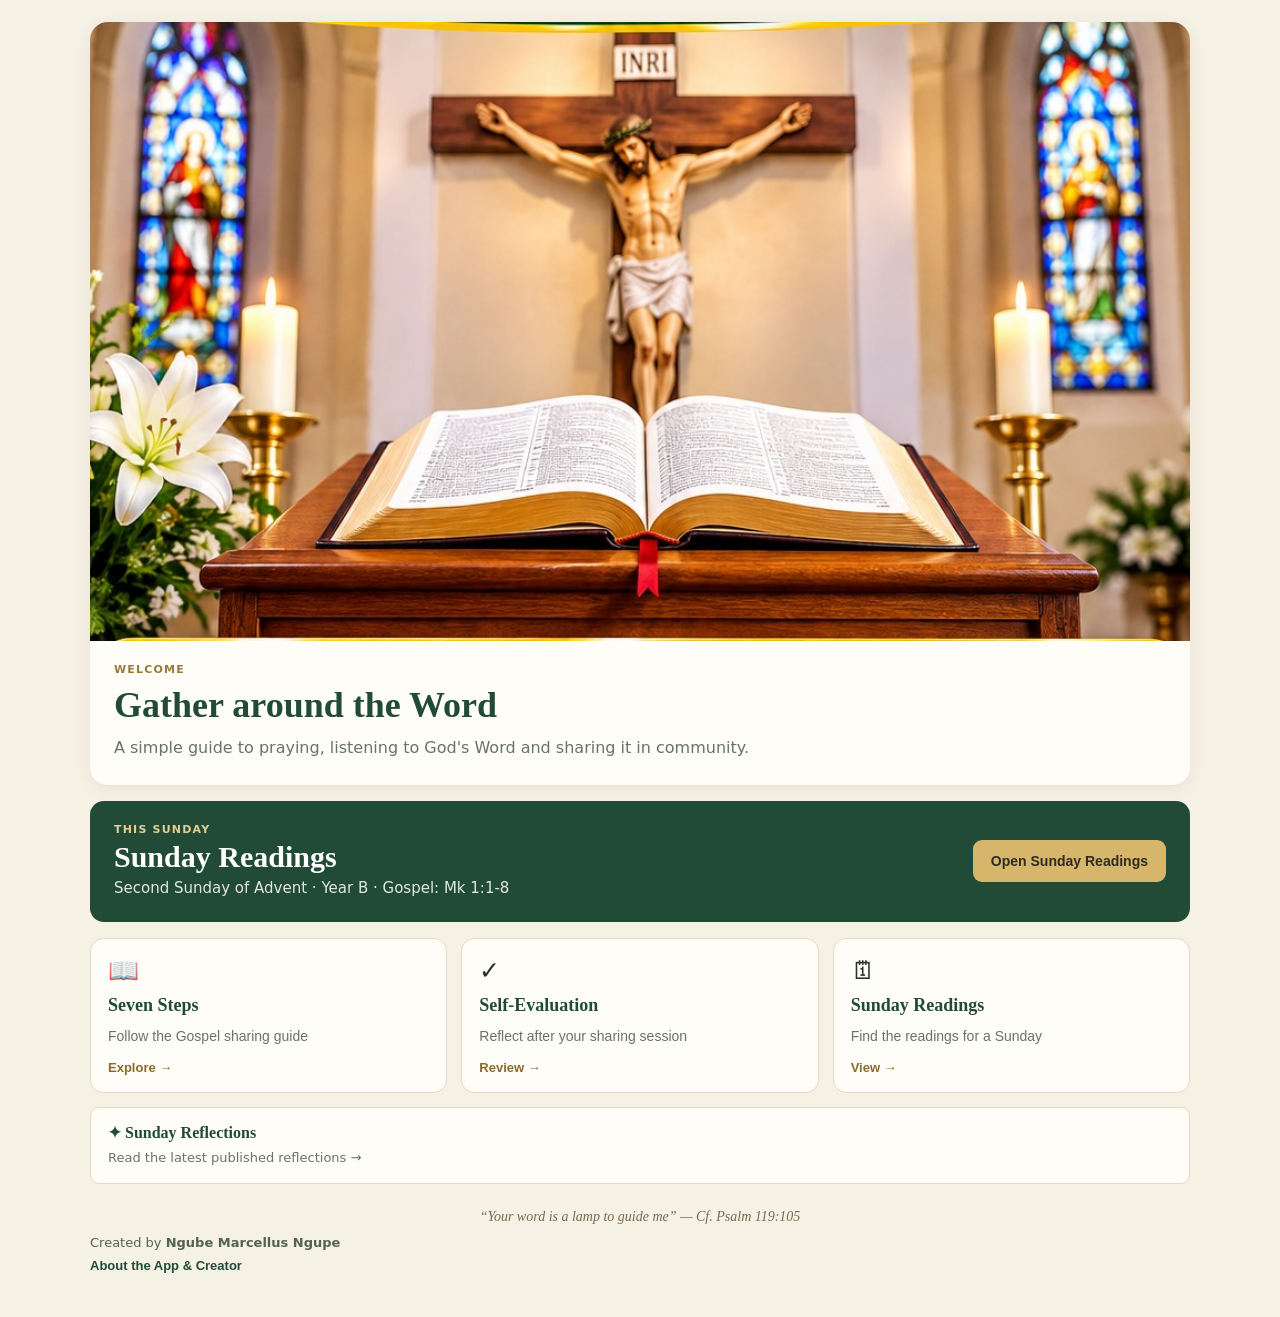
<file: index.html>
<!doctype html>
<html lang="en">
<head>
<meta name="apple-mobile-web-app-capable" content="yes">
<meta name="apple-mobile-web-app-status-bar-style" content="default">
<meta name="apple-mobile-web-app-title" content="Gospel Sharing">
<link rel="apple-touch-icon" href="assets/icon-192.png">
  <meta charset="utf-8">
  <meta name="viewport" content="width=device-width, initial-scale=1">
  <meta name="theme-color" content="#214b37">
  <meta name="description" content="An offline guide for Catholic Sunday Gospel sharing.">
  <link rel="manifest" href="manifest.webmanifest">
  <link rel="icon" href="assets/icon.svg" type="image/svg+xml">
  <link rel="stylesheet" href="styles.css">
  <title>Catholic Gospel Sharing</title>
</head>
<body>
  <header class="topbar">
    <div class="brand-mark" aria-hidden="true">✝</div>
    <div>
      <p class="eyebrow">CATHOLIC GOSPEL SHARING</p>
      <h1>Pray. Listen. Share. Live the Word.</h1>
    </div>
  </header>

  <main>
    <section id="home-view" class="view active" aria-labelledby="welcome-title">
      <div class="hero">
        <div class="hero-art">
          <img src="assets/crucifix_open_bible_lectern.jpg"
               alt="Catholic crucifix with Christ above an open Bible resting on a wooden lectern">
        </div>
        <div class="hero-copy">
          <p class="eyebrow">WELCOME</p>
          <h2 id="welcome-title">Gather around the Word</h2>
          <p>A simple guide to praying, listening to God's Word and sharing it in community.</p>
        </div>
      </div>

      <section class="sunday-panel">
        <div>
          <p class="eyebrow">THIS SUNDAY</p>
          <h2 id="sunday-title">Sunday Readings</h2>
          <p id="sunday-summary">Loading the upcoming Sunday readings…</p>
        </div>
        <button class="button button-gold" data-open="readings">Open Sunday Readings</button>
      </section>

      <div class="home-grid">
        <button class="nav-card" data-open="steps">
          <span class="card-icon">📖</span>
          <strong>Seven Steps</strong>
          <span>Follow the Gospel sharing guide</span>
          <span class="card-arrow">Explore →</span>
        </button>
        <button class="nav-card" data-open="evaluation">
          <span class="card-icon">✓</span>
          <strong>Self-Evaluation</strong>
          <span>Reflect after your sharing session</span>
          <span class="card-arrow">Review →</span>
        </button>
        <button class="nav-card" data-open="readings">
          <span class="card-icon">🗓</span>
          <strong>Sunday Readings</strong>
          <span>Find the readings for a Sunday</span>
          <span class="card-arrow">View →</span>
        </button>
      </div>
      <button class="reflections-home-link" data-open="reflections">✦ Sunday Reflections <span>Read the latest published reflections →</span></button>
      <p class="footer-motto">“Your word is a lamp to guide me” — Cf. Psalm 119:105</p>
      <p class="creator-credit">Created by <strong>Ngube Marcellus Ngupe</strong></p>
      <button class="back-link about-link" data-open="about">About the App &amp; Creator</button>
    </section>

    <section id="steps-view" class="view" aria-labelledby="steps-heading">
      <button class="back-link" data-open="home">← Home</button>
      <p class="eyebrow">GOSPEL SHARING GUIDE</p>
      <h2 id="steps-heading">The Seven Steps of Gospel Sharing</h2>
      <p class="intro">Use these steps as a guide for your group sharing session.</p>
      <div id="steps-list" class="content-list"></div>
    </section>

    <section id="evaluation-view" class="view" aria-labelledby="evaluation-heading">
      <button class="back-link" data-open="home">← Home</button>
      <p class="eyebrow">AFTER THE SESSION</p>
      <h2 id="evaluation-heading">Self-Evaluation Scheme</h2>
      <p class="intro">Review the session together and consider how the group can improve.</p>
      <div id="evaluation-list" class="content-list"></div>
      <p class="closing-note" id="evaluation-closing"></p>
    </section>

    <section id="about-view" class="view" aria-labelledby="about-heading">
      <button class="back-link" data-open="home">← Home</button>
      <p class="eyebrow">ABOUT THIS PROJECT</p>
      <h2 id="about-heading">About Catholic Gospel Sharing</h2>
      <div class="content-card">
        <h3>Created and developed by</h3>
        <p><strong>NGUBE MARCELLUS NGUPE</strong></p>
        <p>A Catholic initiative designed to support prayerful reflection and meaningful sharing of the Sunday Gospel.</p>
        <p>This app brings together the Seven Steps of Gospel Sharing, a Self-Evaluation Scheme and Sunday Scripture references in one accessible guide.</p>
        <p><strong>For further enquiries, contact the app designer at <a href="mailto:ngupemars20@gmail.com">ngupemars20@gmail.com</a>.</strong></p>
      </div>
      <p class="small-note">The app is intended as a guide for personal and group Gospel sharing.</p>
    </section>


    <section id="reflections-view" class="view" aria-labelledby="reflections-heading">
      <button class="back-link" data-open="home">← Home</button>
      <p class="eyebrow">GROWING IN THE WORD</p>
      <h2 id="reflections-heading">Sunday Reflections</h2>
      <p class="intro">Read reflections prepared for the Sunday liturgy. Downloaded reflections remain available when you are offline.</p>
      <div class="reflection-toolbar">
        <span id="reflection-sync-status" class="sync-status" aria-live="polite">Checking for saved reflections…</span>
        <button id="refresh-reflections" class="button button-gold" type="button">Refresh</button>
      </div>
      <div id="reflections-list" class="content-list">
        <article class="content-card"><p>Loading saved reflections…</p></article>
      </div>
      <p class="small-note">When connected to the internet, tap Refresh to check for newly published reflections. Previously downloaded reflections remain available offline.</p>
    </section>

    <section id="readings-view" class="view" aria-labelledby="readings-heading">
      <button class="back-link" data-open="home">← Home</button>
      <p class="eyebrow">THE SUNDAY LITURGY</p>
      <h2 id="readings-heading">Sunday Readings</h2>
      <label class="date-label" for="sunday-date">Choose a Sunday</label>
      <input type="date" id="sunday-date">
      <div id="reading-result" class="reading-card">
        <h3>Loading Sunday readings…</h3>
      </div>
      <p class="small-note">The app selects the upcoming Sunday from Monday 00:00 through Sunday, using your phone's local time. Only Sunday readings are shown here.</p>
    </section>
  </main>

  <nav class="bottom-nav" aria-label="Main navigation">
    <button class="bottom-item selected" data-open="home"><span>⌂</span>Home</button>
    <button class="bottom-item" data-open="steps"><span>📖</span>Steps</button>
    <button class="bottom-item" data-open="readings"><span>🗓</span>Sundays</button>
    <button class="bottom-item" data-open="evaluation"><span>✓</span>Evaluate</button>
  </nav>
  <script src="app.js"></script>
  <script>
    if ("serviceWorker" in navigator && (location.protocol === "https:" || location.hostname === "localhost" || location.hostname === "127.0.0.1")) {
      window.addEventListener("load", () => navigator.serviceWorker.register("./sw.js").catch(() => {}));
    }
  </script>
</body>
</html>
</file>
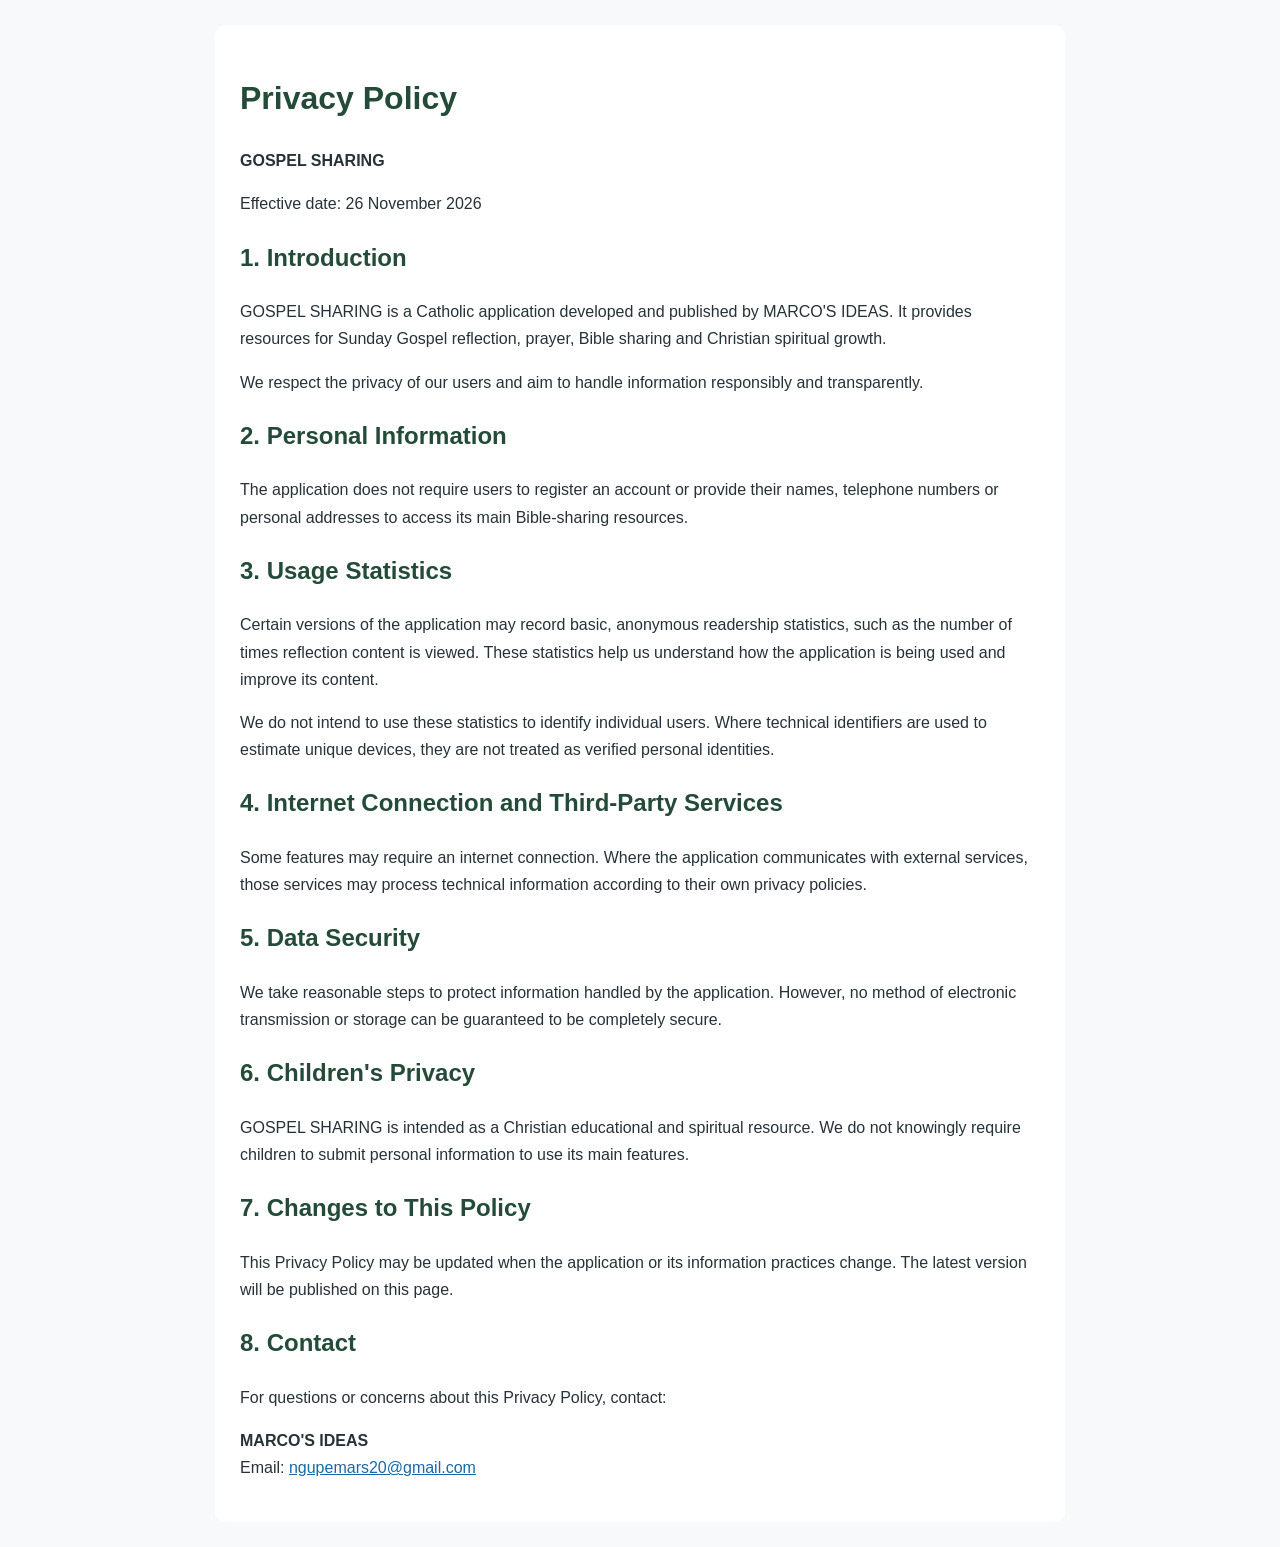
<file: privacy.html>
<!DOCTYPE html>
<html lang="en">
<head>
  <meta charset="UTF-8">
  <meta name="viewport" content="width=device-width, initial-scale=1.0">
  <title>Privacy Policy - GOSPEL SHARING</title>
  <meta name="description" content="Privacy Policy for the GOSPEL SHARING Catholic Bible sharing application.">
  <style>
    body {
      font-family: Arial, sans-serif;
      line-height: 1.7;
      max-width: 850px;
      margin: auto;
      padding: 25px;
      color: #263238;
      background: #f8f9fa;
    }
    h1, h2 { color: #234b38; }
    main {
      background: white;
      padding: 25px;
      border-radius: 10px;
    }
    a { color: #1769aa; }
  </style>
</head>
<body>
<main>
  <h1>Privacy Policy</h1>
  <p><strong>GOSPEL SHARING</strong></p>
  <p>Effective date: 26 November 2026</p>

  <h2>1. Introduction</h2>
  <p>
    GOSPEL SHARING is a Catholic application developed and published
    by MARCO'S IDEAS. It provides resources for Sunday Gospel reflection,
    prayer, Bible sharing and Christian spiritual growth.
  </p>
  <p>
    We respect the privacy of our users and aim to handle information
    responsibly and transparently.
  </p>

  <h2>2. Personal Information</h2>
  <p>
    The application does not require users to register an account or
    provide their names, telephone numbers or personal addresses to
    access its main Bible-sharing resources.
  </p>

  <h2>3. Usage Statistics</h2>
  <p>
    Certain versions of the application may record basic, anonymous
    readership statistics, such as the number of times reflection
    content is viewed. These statistics help us understand how the
    application is being used and improve its content.
  </p>
  <p>
    We do not intend to use these statistics to identify individual
    users. Where technical identifiers are used to estimate unique
    devices, they are not treated as verified personal identities.
  </p>

  <h2>4. Internet Connection and Third-Party Services</h2>
  <p>
    Some features may require an internet connection. Where the
    application communicates with external services, those services
    may process technical information according to their own privacy
    policies.
  </p>

  <h2>5. Data Security</h2>
  <p>
    We take reasonable steps to protect information handled by the
    application. However, no method of electronic transmission or
    storage can be guaranteed to be completely secure.
  </p>

  <h2>6. Children's Privacy</h2>
  <p>
    GOSPEL SHARING is intended as a Christian educational and spiritual
    resource. We do not knowingly require children to submit personal
    information to use its main features.
  </p>

  <h2>7. Changes to This Policy</h2>
  <p>
    This Privacy Policy may be updated when the application or its
    information practices change. The latest version will be published
    on this page.
  </p>

  <h2>8. Contact</h2>
  <p>
    For questions or concerns about this Privacy Policy, contact:
  </p>
  <p>
    <strong>MARCO'S IDEAS</strong><br>
    Email:
    <a href="mailto:ngupem20@gmail.com">ngupemars20@gmail.com</a>
  </p>
</main>
</body>
</html>
</file>
<file: styles.css>
*{box-sizing:border-box} :root{--green:#214b37;--green2:#2d6348;--cream:#f6f1e5;--paper:#fffdf7;--gold:#d6b66b;--ink:#2b302b;--muted:#68736a}
body{margin:0;background:var(--cream);color:var(--ink);font-family:system-ui,-apple-system,"Segoe UI",sans-serif;padding-bottom:84px}
.topbar{background:var(--green);color:#fff;padding:18px clamp(16px,4vw,42px);display:flex;align-items:center;gap:14px}
.brand-mark{width:42px;height:42px;border:1px solid #d8c58f;border-radius:50%;display:grid;place-items:center;color:#e6d19a;font-size:25px}
.topbar h1{font:500 clamp(14px,2vw,18px) Georgia,serif;margin:3px 0 0}.eyebrow{font-size:11px;letter-spacing:1.6px;font-weight:800;margin:0;color:#987a3d}
.topbar .eyebrow{color:#e2d3a7}.offline-pill{margin-left:auto;border:1px solid #8aaf92;border-radius:30px;padding:7px 10px;font-size:10px;letter-spacing:.7px;white-space:nowrap}
main{max-width:960px;margin:0 auto;padding:22px 16px 36px}.view{display:none}.view.active{display:block}
.hero{background:var(--paper);border-radius:20px;overflow:hidden;box-shadow:0 5px 20px #30241112}
.hero-art{background:#e9dfc9}.hero-art img{display:block;width:100%;height:auto;aspect-ratio:16/9;object-fit:cover}
.hero-copy{padding:22px 24px 24px}.hero-copy h2{font:600 clamp(25px,4vw,36px) Georgia,serif;color:var(--green);margin:8px 0}.hero-copy p:last-child{color:var(--muted);margin-bottom:0;line-height:1.6}
.sunday-panel{margin-top:18px;padding:20px;border-radius:16px;background:var(--green);color:#fff;display:flex;align-items:center;justify-content:space-between;gap:18px}.sunday-panel .eyebrow{color:#e4ce94}.sunday-panel h2{margin:6px 0;font:600 23px Georgia,serif}.sunday-panel p:not(.eyebrow){margin:0;color:#e2e8df;line-height:1.5}
.button{border:0;border-radius:10px;padding:12px 16px;font-weight:750;cursor:pointer}.button-gold{background:var(--gold);color:#302b20;white-space:nowrap}
.home-grid{display:grid;grid-template-columns:repeat(3,1fr);gap:14px;margin-top:18px}.nav-card{border:1px solid #e4dac5;background:var(--paper);border-radius:16px;text-align:left;padding:18px;display:flex;flex-direction:column;gap:9px;min-height:170px;color:var(--ink);cursor:pointer}.nav-card strong{font:600 19px Georgia,serif;color:var(--green)}.nav-card>span:not(.card-icon):not(.card-arrow){font-size:13px;color:var(--muted);line-height:1.4}.card-icon{font-size:25px}.card-arrow{font-size:13px;color:#8b6b2d;font-weight:750;margin-top:auto}
.footer-motto{text-align:center;color:#786b51;font:italic 15px Georgia,serif;margin:24px 0 4px}
.back-link{border:0;background:transparent;color:var(--green);font-weight:750;padding:6px 0 16px;cursor:pointer}.view>h2{font:600 clamp(25px,4vw,34px) Georgia,serif;color:var(--green);margin:7px 0}.intro{color:var(--muted);line-height:1.55;margin:0 0 18px}
.content-list{display:grid;gap:12px}.content-card{background:var(--paper);border:1px solid #e6ddca;border-radius:14px;padding:17px 18px}.content-card h3{margin:0 0 10px;color:var(--green);font:600 20px Georgia,serif}.content-card p{line-height:1.55;margin:7px 0}.content-card ul{padding-left:22px;margin:8px 0}.content-card li{padding:3px 0;line-height:1.5}.content-note{background:#f2ead7;border-left:3px solid var(--gold);padding:10px 12px;border-radius:0 8px 8px 0;color:#5e523e;font-style:italic;margin-top:12px;line-height:1.5}
.closing-note{background:#eee4d0;padding:16px;border-radius:12px;color:#5b4d37;font:italic 17px Georgia,serif;line-height:1.5;margin-top:18px}
.date-label{display:block;font-weight:700;margin:18px 0 7px}.reading-card{background:var(--paper);border:1px solid #e6ddca;border-radius:14px;padding:18px;margin-top:14px;line-height:1.55}.reading-card h3{margin-top:0;color:var(--green)}input[type=date]{padding:12px;border:1px solid #cfc5b0;border-radius:9px;background:white;font:inherit;max-width:100%}.small-note{font-size:12px;color:var(--muted);line-height:1.5;margin-top:14px}
.bottom-nav{position:fixed;bottom:0;left:0;right:0;background:#fffdf8;border-top:1px solid #e2dacb;display:flex;justify-content:center;gap:clamp(8px,5vw,55px);padding:8px 8px max(8px,env(safe-area-inset-bottom));z-index:5}.bottom-item{border:0;background:transparent;color:#69736a;font-size:11px;display:flex;flex-direction:column;align-items:center;gap:3px;min-width:58px;cursor:pointer}.bottom-item span{font-size:19px}.bottom-item.selected{color:var(--green);font-weight:800}
@media(max-width:650px){.home-grid{grid-template-columns:1fr}.nav-card{min-height:120px}.sunday-panel{align-items:flex-start;flex-direction:column}.button-gold{width:100%}.offline-pill{font-size:9px;padding:6px 8px}.hero-art svg{min-height:170px}}

.reading-line{padding:10px 0;border-top:1px solid #eee5d4}.reading-line strong{color:#87672f;font-size:13px}.reading-line p{margin:4px 0 0;font:18px Georgia,serif;color:#263e30}

/* Final layout refinement: make Sunday Readings the main home-screen focus */
.hero-art img{height:150px;aspect-ratio:auto;object-fit:cover}
.hero-copy{padding:12px 18px 14px}
.hero-copy h2{font-size:clamp(21px,3vw,27px);margin:5px 0}
.hero-copy p:last-child{font-size:13px;line-height:1.4}
.sunday-panel{margin-top:14px;padding:27px 24px;min-height:190px;gap:22px}
.sunday-panel h2{font-size:clamp(27px,4vw,34px)}
.sunday-panel p:not(.eyebrow){font-size:16px;line-height:1.55}
.sunday-panel .button-gold{padding:15px 20px;font-size:15px}
.step-subtitle{font-style:italic;color:var(--muted);margin:0 0 8px}
.step-afterwards{margin:10px 0 0;line-height:1.55}
@media(max-width:650px){.hero-art img{height:125px}.sunday-panel{min-height:0;padding:22px 18px}.sunday-panel h2{font-size:27px}}


/* Home-screen visual balance: give the crucifix and Bible more room */
.hero-art img{height:260px;aspect-ratio:auto;object-fit:cover;object-position:center center}
.sunday-panel{margin-top:12px;padding:12px 16px;min-height:0;gap:12px}
.sunday-panel h2{font-size:clamp(21px,3vw,25px);margin:3px 0}
.sunday-panel p:not(.eyebrow){font-size:13px;line-height:1.35}
.sunday-panel .button-gold{padding:10px 14px;font-size:13px}
@media(max-width:650px){
  .hero-art img{height:225px}
  .sunday-panel{padding:11px 14px;gap:9px}
  .sunday-panel h2{font-size:23px}
  .sunday-panel .button-gold{width:100%;padding:9px 12px}
}

/* Approved original compact home-page design (reference screenshot, 23 Nov 2026) */
body{padding-bottom:0}
.topbar{display:none}
main{width:calc(100% - 24px);max-width:464px;margin:0 auto;padding:11px 0 24px}
.hero{border-radius:12px;box-shadow:0 4px 16px #30241112}
.hero-art img{width:100%;height:auto;aspect-ratio:16/9;object-fit:cover;object-position:center center}
.hero-copy{padding:10px 12px 12px}
.hero-copy .eyebrow{font-size:7px;letter-spacing:.7px}
.hero-copy h2{font-size:20px;margin:4px 0 6px}
.hero-copy p:last-child{font-size:8px;line-height:1.45;margin:0}
.sunday-panel{margin-top:9px;padding:10px;border-radius:9px;min-height:0;display:flex;flex-direction:row;align-items:center;justify-content:space-between;gap:8px}
.sunday-panel .eyebrow{font-size:7px;letter-spacing:.6px}
.sunday-panel h2{font-size:14px;margin:2px 0}
.sunday-panel p:not(.eyebrow){font-size:8px;line-height:1.35}
.sunday-panel .button-gold{width:auto;padding:7px 9px;font-size:7px;border-radius:6px}
.home-grid{grid-template-columns:repeat(3,minmax(0,1fr));gap:7px;margin-top:9px}
.nav-card{min-width:0;min-height:86px;padding:9px;border-radius:9px;gap:4px}
.card-icon{font-size:16px}
.nav-card strong{font-size:11px;line-height:1.15}
.nav-card>span:not(.card-icon):not(.card-arrow){font-size:7px;line-height:1.3}
.card-arrow{font-size:7px}
.footer-motto{font-size:8px;margin:10px 0 6px}
.creator-credit{font-size:7px;margin:8px 0 4px;color:#53634f}
.about-link{font-size:7px;padding:4px 0 8px}
.bottom-nav{display:none}
@media(max-width:380px){
  main{width:calc(100% - 18px)}
  .nav-card{padding:7px;min-height:82px}
  .nav-card strong{font-size:10px}
  .sunday-panel .button-gold{font-size:6px;padding:6px 7px}
}
/* Other app sections retain their existing full-width reading layout. */


/* Sunday Reflections page; home-screen artwork and approved layout remain unchanged. */
.reflections-home-link{display:flex;flex-direction:column;align-items:flex-start;gap:5px;width:100%;margin:10px 0 0;padding:11px 13px;border:1px solid #e4dac5;border-radius:9px;background:var(--paper);color:var(--green);font:700 13px Georgia,serif;text-align:left;cursor:pointer}
.reflections-home-link span{font:normal 10px system-ui,sans-serif;color:var(--muted)}
.reflection-toolbar{display:flex;align-items:center;justify-content:space-between;gap:12px;margin:12px 0 16px;padding:10px 12px;background:#fffdf7;border:1px solid #e6ddca;border-radius:10px}
.sync-status{font-size:12px;color:var(--muted);line-height:1.4}
.reflection-toolbar .button{white-space:nowrap}
.reflection-card h3{margin-bottom:8px}
.reflection-scripture{font-weight:700;color:#8b6b2d;margin:0 0 12px!important}
.reflection-body{white-space:pre-wrap;line-height:1.7!important}
@media(max-width:420px){.reflection-toolbar{align-items:flex-start;flex-direction:column}.reflection-toolbar .button{width:100%}}
/* Sunday Reflection Media */

.reflection-media {
  margin-top: 16px;
}

.reflection-image {
  display: block;
  width: 100%;
  max-height: 420px;
  object-fit: contain;
  border-radius: 12px;
  margin: 10px 0;
}

.reflection-media audio,
.reflection-media video {
  display: block;
  width: 100%;
  max-width: 100%;
  margin: 8px 0;
}

.reflection-media video {
  max-height: 420px;
  background: #000;
  border-radius: 12px;
}



/* =========================================================
   GOSPEL SHARING – RESPONSIVE READING & HOME SCREEN UPDATE
   Keeps the existing colour theme and app components.
   ========================================================= */

/* Give all app sections the available screen width. */
main {
  width: calc(100% - 40px);
  max-width: 1100px;
  margin: 0 auto;
  padding: 22px 0 36px;
}

/* Home screen: restore comfortable, readable sizing. */
.hero {
  width: 100%;
  border-radius: 18px;
}

.hero-art img {
  display: block;
  width: 100%;
  height: auto;
  aspect-ratio: 16 / 9;
  object-fit: cover;
  object-position: center;
}

.hero-copy {
  padding: 22px 24px 24px;
}

.hero-copy .eyebrow,
.sunday-panel .eyebrow {
  font-size: 11px;
  letter-spacing: 1.2px;
}

.hero-copy h2 {
  font-size: clamp(25px, 3.5vw, 36px);
  line-height: 1.2;
  margin: 8px 0;
}

.hero-copy p:last-child {
  font-size: 16px;
  line-height: 1.6;
}

.sunday-panel {
  margin-top: 16px;
  padding: 22px 24px;
  min-height: 0;
  border-radius: 14px;
  gap: 18px;
}

.sunday-panel h2 {
  font-size: clamp(22px, 3vw, 30px);
  line-height: 1.25;
}

.sunday-panel p:not(.eyebrow) {
  font-size: 15px;
  line-height: 1.55;
}

.sunday-panel .button-gold {
  font-size: 14px;
  padding: 13px 18px;
  border-radius: 9px;
}

.home-grid {
  display: grid;
  grid-template-columns: repeat(3, minmax(0, 1fr));
  gap: 14px;
  margin-top: 16px;
}

.nav-card {
  min-width: 0;
  min-height: 155px;
  padding: 17px;
  gap: 9px;
  border-radius: 13px;
}

.card-icon {
  font-size: 25px;
}

.nav-card strong {
  font-size: 18px;
  line-height: 1.25;
}

.nav-card > span:not(.card-icon):not(.card-arrow) {
  font-size: 14px;
  line-height: 1.45;
}

.card-arrow {
  font-size: 13px;
}

.reflections-home-link {
  margin-top: 14px;
  padding: 15px 17px;
  font-size: 16px;
  gap: 7px;
}

.reflections-home-link span {
  font-size: 13px;
  line-height: 1.45;
}

.footer-motto {
  font-size: 14px;
  line-height: 1.5;
  margin: 22px 0 8px;
}

.creator-credit {
  font-size: 13px;
}

.about-link {
  font-size: 13px;
}

/* Sunday Reflections: use the full available reading width. */
#reflections-view {
  width: 100%;
  max-width: none;
}

#reflections-view .intro {
  font-size: 15px;
  line-height: 1.65;
}

#reflections-list {
  display: grid;
  grid-template-columns: minmax(0, 1fr);
  width: 100%;
  max-width: none;
}

#reflections-list > *,
#reflections-list .reflection-card,
#reflections-list .content-card {
  width: 100%;
  max-width: none;
  min-width: 0;
}

.reflection-card,
#reflections-list .content-card {
  padding: 20px 22px;
}

.reflection-card h3,
#reflections-list .content-card h3 {
  font-size: 21px;
  line-height: 1.35;
}

.reflection-scripture {
  font-size: 15px;
  line-height: 1.55;
}

.reflection-body {
  display: block;
  width: 100%;
  max-width: none;
  font-size: 16px;
  line-height: 1.8 !important;
  white-space: pre-wrap;
  overflow-wrap: anywhere;
  word-break: normal;
  text-align: left;
}

#reflections-list p {
  font-size: 16px;
  line-height: 1.8;
  overflow-wrap: anywhere;
}

.reflection-media {
  width: 100%;
  max-width: 100%;
}

.reflection-image,
.reflection-media audio,
.reflection-media video {
  max-width: 100%;
}

/* Keep other reading and content sections comfortable too. */
.content-card,
.reading-card {
  width: 100%;
  max-width: none;
}

.content-card p,
.content-card li,
.reading-card {
  font-size: 16px;
  line-height: 1.7;
}

/* Tablet and phone layouts. */
@media (max-width: 700px) {
  main {
    width: calc(100% - 28px);
    padding: 14px 0 28px;
  }

  .home-grid {
    grid-template-columns: repeat(2, minmax(0, 1fr));
    gap: 10px;
  }

  .nav-card {
    min-height: 135px;
    padding: 13px;
  }

  .sunday-panel {
    align-items: stretch;
    flex-direction: column;
  }

  .sunday-panel .button-gold {
    width: 100%;
  }
}

@media (max-width: 420px) {
  main {
    width: calc(100% - 24px);
  }

  .hero-copy {
    padding: 17px 16px 18px;
  }

  .hero-copy h2 {
    font-size: 25px;
  }

  .hero-copy p:last-child {
    font-size: 15px;
  }

  .home-grid {
    grid-template-columns: repeat(2, minmax(0, 1fr));
    gap: 8px;
  }

  .nav-card {
    min-height: 130px;
    padding: 11px;
  }

  .nav-card strong {
    font-size: 16px;
  }

  .nav-card > span:not(.card-icon):not(.card-arrow) {
    font-size: 12px;
  }

  .reflection-card,
  #reflections-list .content-card {
    padding: 16px;
  }

  .reflection-body,
  #reflections-list p {
    font-size: 16px;
    line-height: 1.75 !important;
  }

  .reflection-toolbar {
    align-items: stretch;
    flex-direction: column;
  }

  .reflection-toolbar .button {
    width: 100%;
  }
}
</file>
